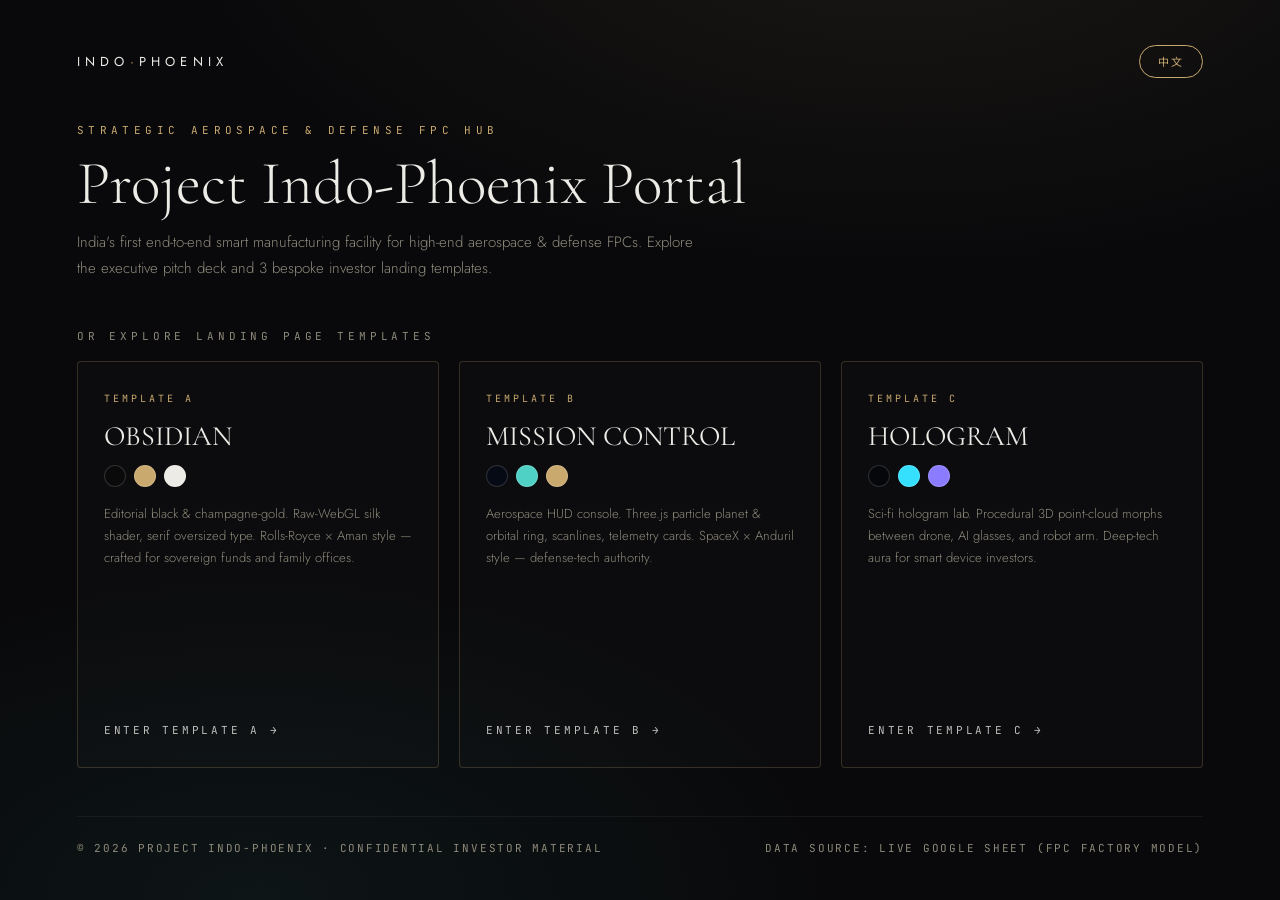
<file: index.html>
<!DOCTYPE html>
<html lang="en">
<head>
<meta charset="UTF-8">
<meta name="viewport" content="width=device-width, initial-scale=1.0">
<title>Project Indo-Phoenix — Template Selection & Executive Pitch Deck</title>
<link rel="preconnect" href="https://fonts.googleapis.com">
<link rel="preconnect" href="https://fonts.gstatic.com" crossorigin>
<link href="https://fonts.googleapis.com/css2?family=Jost:wght@200;300;400;500;600&family=Cormorant+Garamond:ital,wght@0,300;0,500;1,300&family=JetBrains+Mono:wght@300;400;600&family=Noto+Sans+TC:wght@300;400;500;700&display=swap" rel="stylesheet">
<style>
  *, *::before, *::after { margin: 0; padding: 0; box-sizing: border-box; }
  :root {
    --bg: #09090b; --ink: #ecebe6; --accent: #c9a96e; --accent-glow: rgba(201,169,110,.25);
    --muted: #8e8a7b; --line: rgba(201,169,110,.22); --ease: cubic-bezier(.16, 1, .3, 1);
  }
  body {
    background:
      radial-gradient(1200px 600px at 70% -10%, rgba(201,169,110,.09), transparent 60%),
      radial-gradient(900px 500px at 20% 100%, rgba(79,209,197,.06), transparent 65%),
      var(--bg);
    color: var(--ink);
    font-family: "Jost", "Noto Sans TC", system-ui, sans-serif;
    min-height: 100vh; display: flex; flex-direction: column;
    padding: clamp(24px, 5vh, 64px) clamp(24px, 6vw, 100px);
    -webkit-font-smoothing: antialiased;
  }

  /* Top Navigation with Lang Toggle */
  .top-nav {
    display: flex; align-items: center; justify-content: space-between;
    margin-bottom: clamp(30px, 5vh, 60px);
  }
  .brand-logo {
    font-size: 13px; letter-spacing: .4em; text-transform: uppercase;
    color: var(--ink); text-decoration: none; font-weight: 400;
  }
  .brand-logo em { color: var(--accent); font-style: normal; }
  .lang-btn {
    border: 1px solid var(--accent); border-radius: 999px;
    background: transparent; color: var(--accent);
    font-family: inherit; font-size: 11px; letter-spacing: .2em;
    padding: 7px 18px; cursor: pointer; transition: all .3s var(--ease);
  }
  .lang-btn:hover { background: var(--accent); color: var(--bg); }

  /* Header Section */
  header .kicker {
    font-family: "JetBrains Mono", monospace;
    font-size: 11px; letter-spacing: .4em; text-transform: uppercase;
    color: var(--accent); display: block;
  }
  header h1 {
    font-family: "Cormorant Garamond", Georgia, "Noto Sans TC", serif;
    font-weight: 300; font-size: clamp(36px, 4.8vw, 68px);
    margin-top: 14px; line-height: 1.06;
  }
  header p.sub {
    color: var(--muted); margin-top: 14px; max-width: 620px;
    line-height: 1.7; font-weight: 300; font-size: 15px;
  }

  /* Presentation Master Banner Card */
  .deck-banner-card {
    margin-top: 32px;
    background: linear-gradient(135deg, rgba(201,169,110,.14) 0%, rgba(20,20,26,.85) 100%);
    border: 1px solid var(--accent);
    border-radius: 6px; padding: 28px 32px;
    display: flex; align-items: center; justify-content: space-between; gap: 24px;
    text-decoration: none; color: inherit;
    box-shadow: 0 16px 48px rgba(0,0,0,.5), 0 0 32px var(--accent-glow);
    transition: transform .4s var(--ease), box-shadow .4s var(--ease), border-color .4s var(--ease);
    position: relative; overflow: hidden;
  }
  .deck-banner-card:hover {
    transform: translateY(-4px);
    border-color: #fff;
    box-shadow: 0 20px 56px rgba(0,0,0,.6), 0 0 44px var(--accent-glow);
  }
  .deck-banner-left { max-width: 760px; }
  .deck-badge {
    display: inline-block; font-family: "JetBrains Mono", monospace;
    font-size: 10px; letter-spacing: .25em; text-transform: uppercase;
    color: var(--accent); border: 1px solid var(--accent); padding: 3px 9px;
    border-radius: 999px; margin-bottom: 12px;
  }
  .deck-banner-title {
    font-family: "Cormorant Garamond", "Noto Sans TC", serif;
    font-size: clamp(24px, 2.6vw, 34px); font-weight: 500; margin-bottom: 8px;
    color: var(--ink);
  }
  .deck-banner-desc { font-size: 13.5px; color: var(--muted); line-height: 1.6; }
  .deck-btn-enter {
    background: var(--accent); color: var(--bg);
    font-family: "JetBrains Mono", monospace; font-size: 12px; font-weight: 600;
    letter-spacing: .2em; text-transform: uppercase; padding: 12px 24px;
    border-radius: 999px; flex-shrink: 0; display: flex; align-items: center; gap: 8px;
    transition: all .3s var(--ease);
  }
  .deck-banner-card:hover .deck-btn-enter {
    background: #fff; color: #000; box-shadow: 0 0 20px rgba(255,255,255,.6);
  }

  /* Template Grids */
  .grid-title {
    font-family: "JetBrains Mono", monospace; font-size: 11px;
    letter-spacing: .35em; text-transform: uppercase; color: var(--muted);
    margin-top: 48px; margin-bottom: 18px;
  }
  .grid {
    display: grid; grid-template-columns: repeat(auto-fit, minmax(280px, 1fr));
    gap: 20px; flex: 1;
  }
  a.card {
    display: flex; flex-direction: column; text-decoration: none; color: inherit;
    border: 1px solid var(--line); border-radius: 4px;
    padding: 30px 26px; min-height: 280px;
    transition: transform .4s var(--ease), border-color .4s var(--ease), background .4s var(--ease);
    background: rgba(255,255,255,.015);
  }
  a.card:hover { transform: translateY(-6px); border-color: var(--accent); background: rgba(201,169,110,.05); }
  .card .tag { font-family: "JetBrains Mono", monospace; font-size: 10px; letter-spacing: .3em; color: var(--accent); text-transform: uppercase; }
  .card h2 { font-family: "Cormorant Garamond", serif; font-weight: 400; font-size: 28px; margin-top: 14px; }
  .card .swatches { display: flex; gap: 8px; margin-top: 12px; }
  .card .swatches i { width: 22px; height: 22px; border-radius: 50%; border: 1px solid rgba(255,255,255,.15); }
  .card p { color: var(--muted); font-size: 13px; line-height: 1.7; margin-top: 16px; font-weight: 300; flex: 1; }
  .card .open {
    margin-top: 20px; font-family: "JetBrains Mono", monospace;
    font-size: 11px; letter-spacing: .25em; text-transform: uppercase;
    color: var(--ink); opacity: .8; display: flex; align-items: center; gap: 6px;
  }

  footer {
    margin-top: 48px; display: flex; justify-content: space-between; flex-wrap: wrap; gap: 12px;
    font-family: "JetBrains Mono", monospace; font-size: 11px; letter-spacing: .16em;
    text-transform: uppercase; color: var(--muted); border-top: 1px solid rgba(255,255,255,.05);
    padding-top: 24px;
  }
</style>
</head>
<body>
  <!-- Top Nav -->
  <div class="top-nav">
    <a class="brand-logo" href="#">INDO<em>·</em>PHOENIX</a>
    <button class="lang-btn" id="langToggleBtn" onclick="toggleIndexLang()">中文</button>
  </div>

  <header>
    <span class="kicker" id="idxKicker">Strategic Aerospace &amp; Defense FPC Hub</span>
    <h1 id="idxTitle">Choose the Direction.</h1>
    <p class="sub" id="idxSub">三個高端視覺方向的演示落地頁，皆為英文預設、可切換繁體中文（右上角按鈕）。各模板內部均內建專屬全息 WebPPT 商業計劃演示。挑選後直接轉發對應客戶。</p>
  </header>

  <!-- Template Grids -->
  <div class="grid-title" id="idxGridTitle">Choose an Investor Landing Page Template</div>
  <main class="grid">
    <a class="card" id="cardA" href="template-a.html">
      <span class="tag">Template A</span>
      <h2>OBSIDIAN</h2>
      <div class="swatches"><i style="background:#0a0a0b"></i><i style="background:#c9a96e"></i><i style="background:#ecebe6"></i></div>
      <p id="cardADesc">Editorial black &amp; champagne-gold. Raw-WebGL silk shader, serif oversized type. Rolls-Royce × Aman — for sovereign funds &amp; family offices.</p>
      <span class="open" id="cardAOpen">Enter Template A →</span>
    </a>
    <a class="card" id="cardB" href="template-b.html">
      <span class="tag">Template B</span>
      <h2>MISSION CONTROL</h2>
      <div class="swatches"><i style="background:#050a14"></i><i style="background:#4fd1c5"></i><i style="background:#c9a96e"></i></div>
      <p id="cardBDesc">Aerospace HUD console. Three.js particle planet &amp; orbital ring, scanlines, corner-bracket telemetry cards. SpaceX × Anduril — defense-tech aura.</p>
      <span class="open" id="cardBOpen">Enter Template B →</span>
    </a>
    <a class="card" id="cardC" href="template-c.html">
      <span class="tag">Template C</span>
      <h2>HOLOGRAM</h2>
      <div class="swatches"><i style="background:#06070b"></i><i style="background:#35e0ff"></i><i style="background:#8b7bff"></i></div>
      <p id="cardCDesc">Sci-fi hologram lab. Three.js point-cloud morphs between drone, AI glasses, smartphone and robot arm with scanline sweep. Deep-tech aura.</p>
      <span class="open" id="cardCOpen">Enter Template C →</span>
    </a>
  </main>

  <footer>
    <span>© 2026 Project Indo-Phoenix · Confidential investor material</span>
    <span>Data source: Live Google Sheet (FPC Factory Model)</span>
  </footer>

  <!-- Dedicated Independent Dual-Language Script for Index Portal (Zero Cloud Requirement) -->
  <script>
    const INDEX_I18N = {
      en: {
        toggleBtn: "中文",
        kicker: "Strategic Aerospace & Defense FPC Hub",
        title: "Project Indo-Phoenix Portal",
        sub: "India's first end-to-end smart manufacturing facility for high-end aerospace & defense FPCs. Explore the executive pitch deck and 3 bespoke investor landing templates.",
        deckBadge: "★ Master Presentation",
        deckTitle: "Executive Investor WebPPT Deck",
        deckDesc: "Immersive 3D origami stage transitions, live dynamic financial model (directly driven by Google Sheet SSOT), and full 10-slide feasibility pitch deck.",
        deckBtn: "Launch Deck →",
        gridTitle: "Or Explore Landing Page Templates",
        cardADesc: "Editorial black & champagne-gold. Raw-WebGL silk shader, serif oversized type. Rolls-Royce × Aman style — crafted for sovereign funds and family offices.",
        cardAOpen: "Enter Template A →",
        cardBDesc: "Aerospace HUD console. Three.js particle planet & orbital ring, scanlines, telemetry cards. SpaceX × Anduril style — defense-tech authority.",
        cardBOpen: "Enter Template B →",
        cardCDesc: "Sci-fi hologram lab. Procedural 3D point-cloud morphs between drone, AI glasses, and robot arm. Deep-tech aura for smart device investors.",
        cardCOpen: "Enter Template C →"
      },
      zh: {
        toggleBtn: "EN",
        kicker: "印度戰略性航太與國防 FPC 樞紐",
        title: "印度鳳凰計畫 · 入口總覽",
        sub: "印度首座高階航太與國防 FPC 軟板智慧製造工廠。為全球頂級投資機構打造，具備全動態商業計劃演示 WebPPT 與 3 套奢華演示落地頁。",
        deckBadge: "★ 商業計劃演示總綱",
        deckTitle: "投資人商業計劃 WebPPT 演示",
        deckDesc: "沉浸式 3D 空間折疊轉場、全動態財務模型（實時直連 Google Sheet 數據真源）、完整 10 頁深度投資分析報告。",
        deckBtn: "進入商業計劃 PPT →",
        gridTitle: "或進入三套主題落地頁",
        cardADesc: "黑金奢華編輯風格。原生 WebGL 絲綢流動 Shader，襯線尊榮排版。勞斯萊斯 × 安縵酒店質感——獻給主權基金與家族辦公室。",
        cardAOpen: "進入模板 A →",
        cardBDesc: "航太 HUD 任務控制台。Three.js 粒子星球與軌道光環，遙測數據儀表。SpaceX × Anduril 權威國防科技感。",
        cardBOpen: "進入模板 B →",
        cardCDesc: "科幻全息實驗室。無人機、AI 眼鏡與機器手臂 3D 點雲動態變換。前沿深科技風——專為智慧硬體投資人打造。",
        cardCOpen: "進入模板 C →"
      }
    };

    let idxLang = localStorage.getItem("ipx-lang") || "en";

    function applyIndexLang(l) {
      idxLang = l;
      localStorage.setItem("ipx-lang", l);
      const dict = INDEX_I18N[l];

      document.getElementById("langToggleBtn").textContent = dict.toggleBtn;
      document.getElementById("idxKicker").textContent = dict.kicker;
      document.getElementById("idxTitle").textContent = dict.title;
      document.getElementById("idxSub").textContent = dict.sub;
      document.getElementById("idxGridTitle").textContent = dict.gridTitle;
      document.getElementById("cardADesc").textContent = dict.cardADesc;
      document.getElementById("cardAOpen").textContent = dict.cardAOpen;
      document.getElementById("cardBDesc").textContent = dict.cardBDesc;
      document.getElementById("cardBOpen").textContent = dict.cardBOpen;
      document.getElementById("cardCDesc").textContent = dict.cardCDesc;
      document.getElementById("cardCOpen").textContent = dict.cardCOpen;

      // Update link parameters
      document.getElementById("cardA").href = `template-a.html`;
      document.getElementById("cardB").href = `template-b.html`;
      document.getElementById("cardC").href = `template-c.html`;
    }

    function toggleIndexLang() {
      applyIndexLang(idxLang === "en" ? "zh" : "en");
    }

    // Init
    applyIndexLang(idxLang);
  </script>
</body>
</html>
</file>
